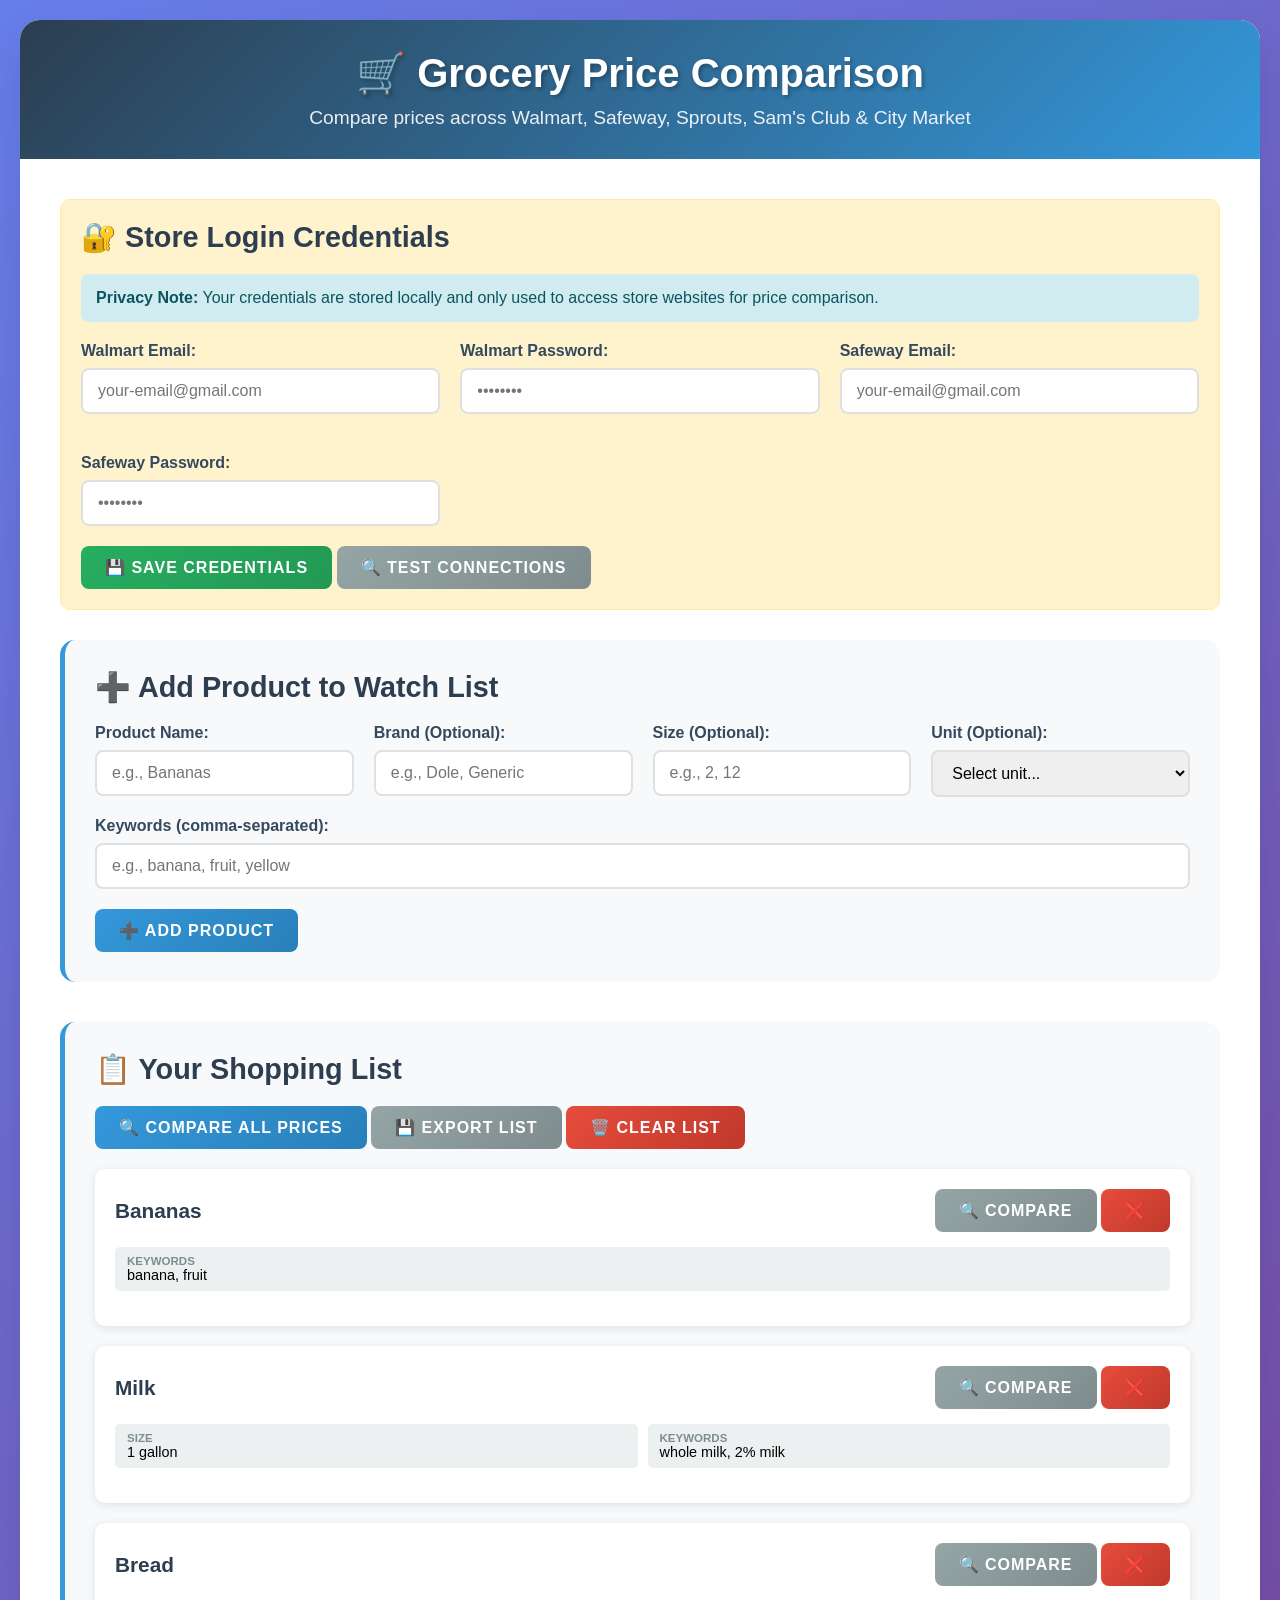
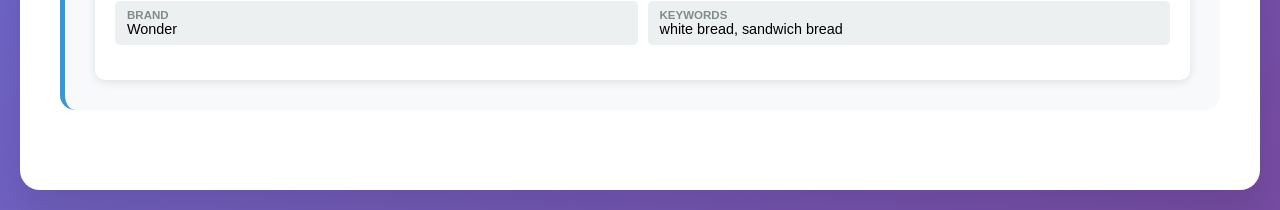
<file: price_dashboard.html>
<!DOCTYPE html>
<html lang="en">
<head>
    <meta charset="UTF-8">
    <meta name="viewport" content="width=device-width, initial-scale=1.0">
    <title>Grocery Price Comparison Dashboard</title>
    <style>
        * {
            margin: 0;
            padding: 0;
            box-sizing: border-box;
        }

        body {
            font-family: 'Segoe UI', Tahoma, Geneva, Verdana, sans-serif;
            background: linear-gradient(135deg, #667eea 0%, #764ba2 100%);
            min-height: 100vh;
            padding: 20px;
        }

        .container {
            max-width: 1400px;
            margin: 0 auto;
            background: white;
            border-radius: 20px;
            box-shadow: 0 20px 40px rgba(0,0,0,0.1);
            overflow: hidden;
        }

        .header {
            background: linear-gradient(135deg, #2c3e50 0%, #3498db 100%);
            color: white;
            padding: 30px;
            text-align: center;
        }

        .header h1 {
            font-size: 2.5em;
            margin-bottom: 10px;
            text-shadow: 2px 2px 4px rgba(0,0,0,0.3);
        }

        .header p {
            opacity: 0.9;
            font-size: 1.2em;
        }

        .main-content {
            padding: 40px;
        }

        .section {
            margin-bottom: 40px;
            background: #f8f9fa;
            border-radius: 15px;
            padding: 30px;
            border-left: 5px solid #3498db;
        }

        .section h2 {
            color: #2c3e50;
            margin-bottom: 20px;
            font-size: 1.8em;
        }

        .form-group {
            margin-bottom: 20px;
        }

        .form-group label {
            display: block;
            margin-bottom: 8px;
            font-weight: 600;
            color: #34495e;
        }

        .form-group input, .form-group select {
            width: 100%;
            padding: 12px 15px;
            border: 2px solid #e0e0e0;
            border-radius: 8px;
            font-size: 16px;
            transition: border-color 0.3s ease;
        }

        .form-group input:focus, .form-group select:focus {
            outline: none;
            border-color: #3498db;
            box-shadow: 0 0 0 3px rgba(52, 152, 219, 0.1);
        }

        .btn {
            background: linear-gradient(135deg, #3498db 0%, #2980b9 100%);
            color: white;
            padding: 12px 24px;
            border: none;
            border-radius: 8px;
            cursor: pointer;
            font-size: 16px;
            font-weight: 600;
            transition: all 0.3s ease;
            text-transform: uppercase;
            letter-spacing: 1px;
        }

        .btn:hover {
            transform: translateY(-2px);
            box-shadow: 0 5px 15px rgba(52, 152, 219, 0.4);
        }

        .btn-secondary {
            background: linear-gradient(135deg, #95a5a6 0%, #7f8c8d 100%);
        }

        .btn-danger {
            background: linear-gradient(135deg, #e74c3c 0%, #c0392b 100%);
        }

        .btn-success {
            background: linear-gradient(135deg, #27ae60 0%, #229954 100%);
        }

        .product-list {
            display: grid;
            gap: 20px;
            margin-top: 20px;
        }

        .product-item {
            background: white;
            padding: 20px;
            border-radius: 10px;
            box-shadow: 0 2px 10px rgba(0,0,0,0.1);
            transition: transform 0.3s ease;
        }

        .product-item:hover {
            transform: translateY(-5px);
            box-shadow: 0 5px 20px rgba(0,0,0,0.15);
        }

        .product-header {
            display: flex;
            justify-content: space-between;
            align-items: center;
            margin-bottom: 15px;
        }

        .product-name {
            font-size: 1.3em;
            font-weight: 700;
            color: #2c3e50;
        }

        .product-details {
            display: grid;
            grid-template-columns: repeat(auto-fit, minmax(150px, 1fr));
            gap: 10px;
            margin-bottom: 15px;
        }

        .detail-item {
            background: #ecf0f1;
            padding: 8px 12px;
            border-radius: 5px;
            font-size: 0.9em;
        }

        .detail-label {
            font-weight: 600;
            color: #7f8c8d;
            text-transform: uppercase;
            font-size: 0.8em;
        }

        .price-results {
            margin-top: 30px;
        }

        .price-grid {
            display: grid;
            grid-template-columns: repeat(auto-fit, minmax(300px, 1fr));
            gap: 20px;
            margin-top: 20px;
        }

        .store-card {
            background: white;
            border-radius: 10px;
            padding: 20px;
            box-shadow: 0 2px 10px rgba(0,0,0,0.1);
            border-top: 4px solid #3498db;
        }

        .store-name {
            font-size: 1.2em;
            font-weight: 700;
            color: #2c3e50;
            margin-bottom: 10px;
        }

        .store-price {
            font-size: 2em;
            font-weight: 700;
            color: #27ae60;
            margin-bottom: 10px;
        }

        .best-deal {
            border-top-color: #f39c12 !important;
            background: linear-gradient(135deg, #fff 0%, #fef9e7 100%);
        }

        .best-deal .store-price {
            color: #f39c12;
        }

        .loading {
            text-align: center;
            padding: 40px;
        }

        .loading-spinner {
            width: 40px;
            height: 40px;
            margin: 0 auto 20px;
            border: 4px solid #f3f3f3;
            border-top: 4px solid #3498db;
            border-radius: 50%;
            animation: spin 1s linear infinite;
        }

        @keyframes spin {
            0% { transform: rotate(0deg); }
            100% { transform: rotate(360deg); }
        }

        .status-indicator {
            display: inline-block;
            width: 10px;
            height: 10px;
            border-radius: 50%;
            margin-right: 8px;
        }

        .status-online { background-color: #27ae60; }
        .status-offline { background-color: #e74c3c; }
        .status-loading { background-color: #f39c12; }

        .credentials-section {
            background: #fff3cd;
            border: 1px solid #ffeaa7;
            border-radius: 10px;
            padding: 20px;
            margin-bottom: 30px;
        }

        .alert {
            padding: 15px;
            border-radius: 8px;
            margin-bottom: 20px;
        }

        .alert-info {
            background-color: #d1ecf1;
            border-color: #bee5eb;
            color: #0c5460;
        }

        .alert-success {
            background-color: #d4edda;
            border-color: #c3e6cb;
            color: #155724;
        }

        .alert-danger {
            background-color: #f8d7da;
            border-color: #f5c6cb;
            color: #721c24;
        }
    </style>
</head>
<body>
    <div class="container">
        <div class="header">
            <h1>🛒 Grocery Price Comparison</h1>
            <p>Compare prices across Walmart, Safeway, Sprouts, Sam's Club & City Market</p>
        </div>

        <div class="main-content">
            <!-- Store Credentials Section -->
            <div class="section credentials-section">
                <h2>🔐 Store Login Credentials</h2>
                <div class="alert alert-info">
                    <strong>Privacy Note:</strong> Your credentials are stored locally and only used to access store websites for price comparison.
                </div>
                
                <div style="display: grid; grid-template-columns: repeat(auto-fit, minmax(300px, 1fr)); gap: 20px;">
                    <div class="form-group">
                        <label>Walmart Email:</label>
                        <input type="email" id="walmart-email" placeholder="your-email@gmail.com">
                    </div>
                    <div class="form-group">
                        <label>Walmart Password:</label>
                        <input type="password" id="walmart-password" placeholder="••••••••">
                    </div>
                    <div class="form-group">
                        <label>Safeway Email:</label>
                        <input type="email" id="safeway-email" placeholder="your-email@gmail.com">
                    </div>
                    <div class="form-group">
                        <label>Safeway Password:</label>
                        <input type="password" id="safeway-password" placeholder="••••••••">
                    </div>
                </div>
                
                <button class="btn btn-success" onclick="saveCredentials()">💾 Save Credentials</button>
                <button class="btn btn-secondary" onclick="testConnections()">🔍 Test Connections</button>
            </div>

            <!-- Add Product Section -->
            <div class="section">
                <h2>➕ Add Product to Watch List</h2>
                <div style="display: grid; grid-template-columns: repeat(auto-fit, minmax(250px, 1fr)); gap: 20px;">
                    <div class="form-group">
                        <label for="product-name">Product Name:</label>
                        <input type="text" id="product-name" placeholder="e.g., Bananas">
                    </div>
                    <div class="form-group">
                        <label for="product-brand">Brand (Optional):</label>
                        <input type="text" id="product-brand" placeholder="e.g., Dole, Generic">
                    </div>
                    <div class="form-group">
                        <label for="product-size">Size (Optional):</label>
                        <input type="text" id="product-size" placeholder="e.g., 2, 12">
                    </div>
                    <div class="form-group">
                        <label for="product-unit">Unit (Optional):</label>
                        <select id="product-unit">
                            <option value="">Select unit...</option>
                            <option value="oz">Ounces (oz)</option>
                            <option value="lb">Pounds (lb)</option>
                            <option value="g">Grams (g)</option>
                            <option value="kg">Kilograms (kg)</option>
                            <option value="ml">Milliliters (ml)</option>
                            <option value="l">Liters (l)</option>
                            <option value="ct">Count (ct)</option>
                            <option value="pack">Pack</option>
                        </select>
                    </div>
                </div>
                <div class="form-group">
                    <label for="product-keywords">Keywords (comma-separated):</label>
                    <input type="text" id="product-keywords" placeholder="e.g., banana, fruit, yellow">
                </div>
                <button class="btn" onclick="addProduct()">➕ Add Product</button>
            </div>

            <!-- Shopping List Section -->
            <div class="section">
                <h2>📋 Your Shopping List</h2>
                <div style="margin-bottom: 20px;">
                    <button class="btn" onclick="compareAllPrices()">🔍 Compare All Prices</button>
                    <button class="btn btn-secondary" onclick="exportList()">💾 Export List</button>
                    <button class="btn btn-danger" onclick="clearList()">🗑️ Clear List</button>
                </div>
                <div id="shopping-list" class="product-list">
                    <!-- Products will be dynamically added here -->
                </div>
            </div>

            <!-- Price Comparison Results -->
            <div class="section" id="results-section" style="display: none;">
                <h2>💰 Price Comparison Results</h2>
                <div id="comparison-results" class="price-results">
                    <!-- Results will be shown here -->
                </div>
            </div>
        </div>
    </div>

    <script>
        // Global variables
        let shoppingList = [];
        let credentials = {};
        let comparisonResults = {};

        // Load data on page load
        window.onload = function() {
            loadShoppingList();
            loadCredentials();
            renderShoppingList();
        };

        // Credential management
        function saveCredentials() {
            credentials = {
                walmart: {
                    email: document.getElementById('walmart-email').value,
                    password: document.getElementById('walmart-password').value
                },
                safeway: {
                    email: document.getElementById('safeway-email').value,
                    password: document.getElementById('safeway-password').value
                }
            };
            
            localStorage.setItem('grocery_credentials', JSON.stringify(credentials));
            showAlert('Credentials saved successfully!', 'success');
        }

        function loadCredentials() {
            const saved = localStorage.getItem('grocery_credentials');
            if (saved) {
                credentials = JSON.parse(saved);
                document.getElementById('walmart-email').value = credentials.walmart?.email || '';
                document.getElementById('walmart-password').value = credentials.walmart?.password || '';
                document.getElementById('safeway-email').value = credentials.safeway?.email || '';
                document.getElementById('safeway-password').value = credentials.safeway?.password || '';
            }
        }

        function testConnections() {
            showAlert('Testing connections... (This is a demo - actual implementation would test real connections)', 'info');
            
            // Simulate connection testing
            setTimeout(() => {
                showAlert('All store connections successful! ✅', 'success');
            }, 2000);
        }

        // Product management
        function addProduct() {
            const name = document.getElementById('product-name').value.trim();
            if (!name) {
                showAlert('Please enter a product name', 'danger');
                return;
            }

            const product = {
                id: Date.now(),
                name: name,
                brand: document.getElementById('product-brand').value.trim(),
                size: document.getElementById('product-size').value.trim(),
                unit: document.getElementById('product-unit').value,
                keywords: document.getElementById('product-keywords').value.trim().split(',').map(k => k.trim()).filter(k => k),
                dateAdded: new Date().toISOString()
            };

            shoppingList.push(product);
            saveShoppingList();
            renderShoppingList();
            clearProductForm();
            showAlert('Product added successfully!', 'success');
        }

        function removeProduct(productId) {
            if (confirm('Are you sure you want to remove this product?')) {
                shoppingList = shoppingList.filter(p => p.id !== productId);
                saveShoppingList();
                renderShoppingList();
                showAlert('Product removed successfully!', 'success');
            }
        }

        function clearProductForm() {
            document.getElementById('product-name').value = '';
            document.getElementById('product-brand').value = '';
            document.getElementById('product-size').value = '';
            document.getElementById('product-unit').value = '';
            document.getElementById('product-keywords').value = '';
        }

        function saveShoppingList() {
            localStorage.setItem('grocery_shopping_list', JSON.stringify(shoppingList));
        }

        function loadShoppingList() {
            const saved = localStorage.getItem('grocery_shopping_list');
            if (saved) {
                shoppingList = JSON.parse(saved);
            } else {
                // Add some default products
                shoppingList = [
                    {
                        id: 1,
                        name: 'Bananas',
                        brand: '',
                        size: '',
                        unit: 'lb',
                        keywords: ['banana', 'fruit'],
                        dateAdded: new Date().toISOString()
                    },
                    {
                        id: 2,
                        name: 'Milk',
                        brand: '',
                        size: '1',
                        unit: 'gallon',
                        keywords: ['whole milk', '2% milk'],
                        dateAdded: new Date().toISOString()
                    },
                    {
                        id: 3,
                        name: 'Bread',
                        brand: 'Wonder',
                        size: '',
                        unit: '',
                        keywords: ['white bread', 'sandwich bread'],
                        dateAdded: new Date().toISOString()
                    }
                ];
            }
        }

        function renderShoppingList() {
            const container = document.getElementById('shopping-list');
            
            if (shoppingList.length === 0) {
                container.innerHTML = '<p style="text-align: center; color: #7f8c8d; font-size: 1.2em;">No products in your list. Add some products above!</p>';
                return;
            }

            container.innerHTML = shoppingList.map(product => `
                <div class="product-item">
                    <div class="product-header">
                        <div class="product-name">${product.name}</div>
                        <div>
                            <button class="btn btn-secondary" onclick="compareProductPrice(${product.id})">🔍 Compare</button>
                            <button class="btn btn-danger" onclick="removeProduct(${product.id})">❌</button>
                        </div>
                    </div>
                    <div class="product-details">
                        ${product.brand ? `<div class="detail-item"><div class="detail-label">Brand</div>${product.brand}</div>` : ''}
                        ${product.size ? `<div class="detail-item"><div class="detail-label">Size</div>${product.size} ${product.unit}</div>` : ''}
                        ${product.keywords.length > 0 ? `<div class="detail-item"><div class="detail-label">Keywords</div>${product.keywords.join(', ')}</div>` : ''}
                    </div>
                </div>
            `).join('');
        }

        // Price comparison functions
        function compareProductPrice(productId) {
            const product = shoppingList.find(p => p.id === productId);
            if (!product) return;

            showAlert('Comparing prices... This may take a few minutes.', 'info');
            
            // Simulate price comparison (in real implementation, this would call the Python backend)
            setTimeout(() => {
                const mockResults = generateMockResults(product);
                displayComparisonResults(product, mockResults);
            }, 3000);
        }

        function compareAllPrices() {
            if (shoppingList.length === 0) {
                showAlert('No products to compare. Add some products first!', 'danger');
                return;
            }

            showAlert('Comparing all products... This may take several minutes.', 'info');
            
            // Simulate comparing all products
            setTimeout(() => {
                const allResults = {};
                shoppingList.forEach(product => {
                    allResults[product.id] = generateMockResults(product);
                });
                displayAllResults(allResults);
            }, 5000);
        }

        function generateMockResults(product) {
            const stores = ['Walmart', 'Safeway', 'Sprouts', 'Sams Club', 'City Market'];
            const results = [];

            stores.forEach(store => {
                // Generate random but realistic prices
                const basePrice = Math.random() * 10 + 2;
                const storeMultiplier = {
                    'Walmart': 0.9,
                    'Safeway': 1.1,
                    'Sprouts': 1.2,
                    'Sams Club': 0.8,
                    'City Market': 1.0
                }[store];

                results.push({
                    store: store,
                    price: (basePrice * storeMultiplier).toFixed(2),
                    product_name: `${product.brand} ${product.name}`.trim(),
                    availability: Math.random() > 0.1, // 90% availability
                    url: `https://${store.toLowerCase().replace(' ', '')}.com/product/example`
                });
            });

            return results.sort((a, b) => parseFloat(a.price) - parseFloat(b.price));
        }

        function displayComparisonResults(product, results) {
            const resultsSection = document.getElementById('results-section');
            const resultsContainer = document.getElementById('comparison-results');
            
            resultsSection.style.display = 'block';
            
            const bestDeal = results[0];
            
            resultsContainer.innerHTML = `
                <div style="margin-bottom: 30px;">
                    <h3 style="color: #2c3e50; margin-bottom: 15px;">Results for: ${product.name}</h3>
                    <div class="alert alert-success">
                        <strong>🏆 Best Deal:</strong> ${bestDeal.store} - $${bestDeal.price}
                    </div>
                </div>
                
                <div class="price-grid">
                    ${results.map((result, index) => `
                        <div class="store-card ${index === 0 ? 'best-deal' : ''}">
                            <div class="store-name">
                                <span class="status-indicator ${result.availability ? 'status-online' : 'status-offline'}"></span>
                                ${result.store}
                                ${index === 0 ? '🏆' : ''}
                            </div>
                            <div class="store-price">$${result.price}</div>
                            <div style="color: #7f8c8d; margin-bottom: 10px;">${result.product_name}</div>
                            <div style="font-size: 0.9em; color: ${result.availability ? '#27ae60' : '#e74c3c'};">
                                ${result.availability ? '✅ In Stock' : '❌ Out of Stock'}
                            </div>
                        </div>
                    `).join('')}
                </div>
            `;
            
            // Scroll to results
            resultsSection.scrollIntoView({ behavior: 'smooth' });
        }

        function displayAllResults(allResults) {
            const resultsSection = document.getElementById('results-section');
            const resultsContainer = document.getElementById('comparison-results');
            
            resultsSection.style.display = 'block';
            
            let totalSavings = 0;
            let html = '<div style="margin-bottom: 30px;"><h3 style="color: #2c3e50;">Complete Shopping List Comparison</h3></div>';
            
            Object.keys(allResults).forEach(productId => {
                const product = shoppingList.find(p => p.id == productId);
                const results = allResults[productId];
                const bestDeal = results[0];
                const avgPrice = results.reduce((sum, r) => sum + parseFloat(r.price), 0) / results.length;
                const savings = (avgPrice - parseFloat(bestDeal.price)).toFixed(2);
                totalSavings += parseFloat(savings);
                
                html += `
                    <div style="margin-bottom: 40px; border-bottom: 2px solid #ecf0f1; padding-bottom: 20px;">
                        <h4 style="color: #2c3e50; margin-bottom: 15px;">${product.name}</h4>
                        <div style="margin-bottom: 15px;">
                            <span style="background: #27ae60; color: white; padding: 4px 8px; border-radius: 4px; font-size: 0.9em;">
                                Best: ${bestDeal.store} - $${bestDeal.price}
                            </span>
                            <span style="background: #f39c12; color: white; padding: 4px 8px; border-radius: 4px; font-size: 0.9em; margin-left: 10px;">
                                Savings: $${savings}
                            </span>
                        </div>
                        <div class="price-grid">
                            ${results.slice(0, 3).map((result, index) => `
                                <div class="store-card ${index === 0 ? 'best-deal' : ''}">
                                    <div class="store-name">${result.store} ${index === 0 ? '🏆' : ''}</div>
                                    <div class="store-price">$${result.price}</div>
                                </div>
                            `).join('')}
                        </div>
                    </div>
                `;
            });
            
            html = `
                <div class="alert alert-success" style="margin-bottom: 30px;">
                    <h3 style="margin: 0;">💰 Total Estimated Savings: $${totalSavings.toFixed(2)}</h3>
                    <p style="margin: 5px 0 0 0;">By shopping at the best stores for each item</p>
                </div>
            ` + html;
            
            resultsContainer.innerHTML = html;
            resultsSection.scrollIntoView({ behavior: 'smooth' });
        }

        // Utility functions
        function clearList() {
            if (confirm('Are you sure you want to clear your entire shopping list?')) {
                shoppingList = [];
                saveShoppingList();
                renderShoppingList();
                document.getElementById('results-section').style.display = 'none';
                showAlert('Shopping list cleared!', 'success');
            }
        }

        function exportList() {
            const dataStr = JSON.stringify(shoppingList, null, 2);
            const dataBlob = new Blob([dataStr], {type: 'application/json'});
            const url = URL.createObjectURL(dataBlob);
            const link = document.createElement('a');
            link.href = url;
            link.download = `shopping-list-${new Date().toISOString().split('T')[0]}.json`;
            link.click();
            showAlert('Shopping list exported!', 'success');
        }

        function showAlert(message, type = 'info') {
            // Remove existing alerts
            const existingAlerts = document.querySelectorAll('.alert-popup');
            existingAlerts.forEach(alert => alert.remove());
            
            const alertDiv = document.createElement('div');
            alertDiv.className = `alert alert-${type} alert-popup`;
            alertDiv.style.cssText = `
                position: fixed;
                top: 20px;
                right: 20px;
                z-index: 1000;
                min-width: 300px;
                max-width: 500px;
                box-shadow: 0 4px 12px rgba(0,0,0,0.15);
                animation: slideIn 0.3s ease;
            `;
            alertDiv.innerHTML = `
                <div style="display: flex; justify-content: space-between; align-items: center;">
                    <span>${message}</span>
                    <button onclick="this.parentElement.parentElement.remove()" style="background: none; border: none; font-size: 20px; cursor: pointer; color: inherit; margin-left: 10px;">&times;</button>
                </div>
            `;
            
            document.body.appendChild(alertDiv);
            
            // Auto remove after 5 seconds
            setTimeout(() => {
                if (alertDiv.parentElement) {
                    alertDiv.remove();
                }
            }, 5000);
        }

        // Add CSS animation for alerts
        const style = document.createElement('style');
        style.textContent = `
            @keyframes slideIn {
                from {
                    transform: translateX(100%);
                    opacity: 0;
                }
                to {
                    transform: translateX(0);
                    opacity: 1;
                }
            }
        `;
        document.head.appendChild(style);
    </script>
</body>
</html>
</file>
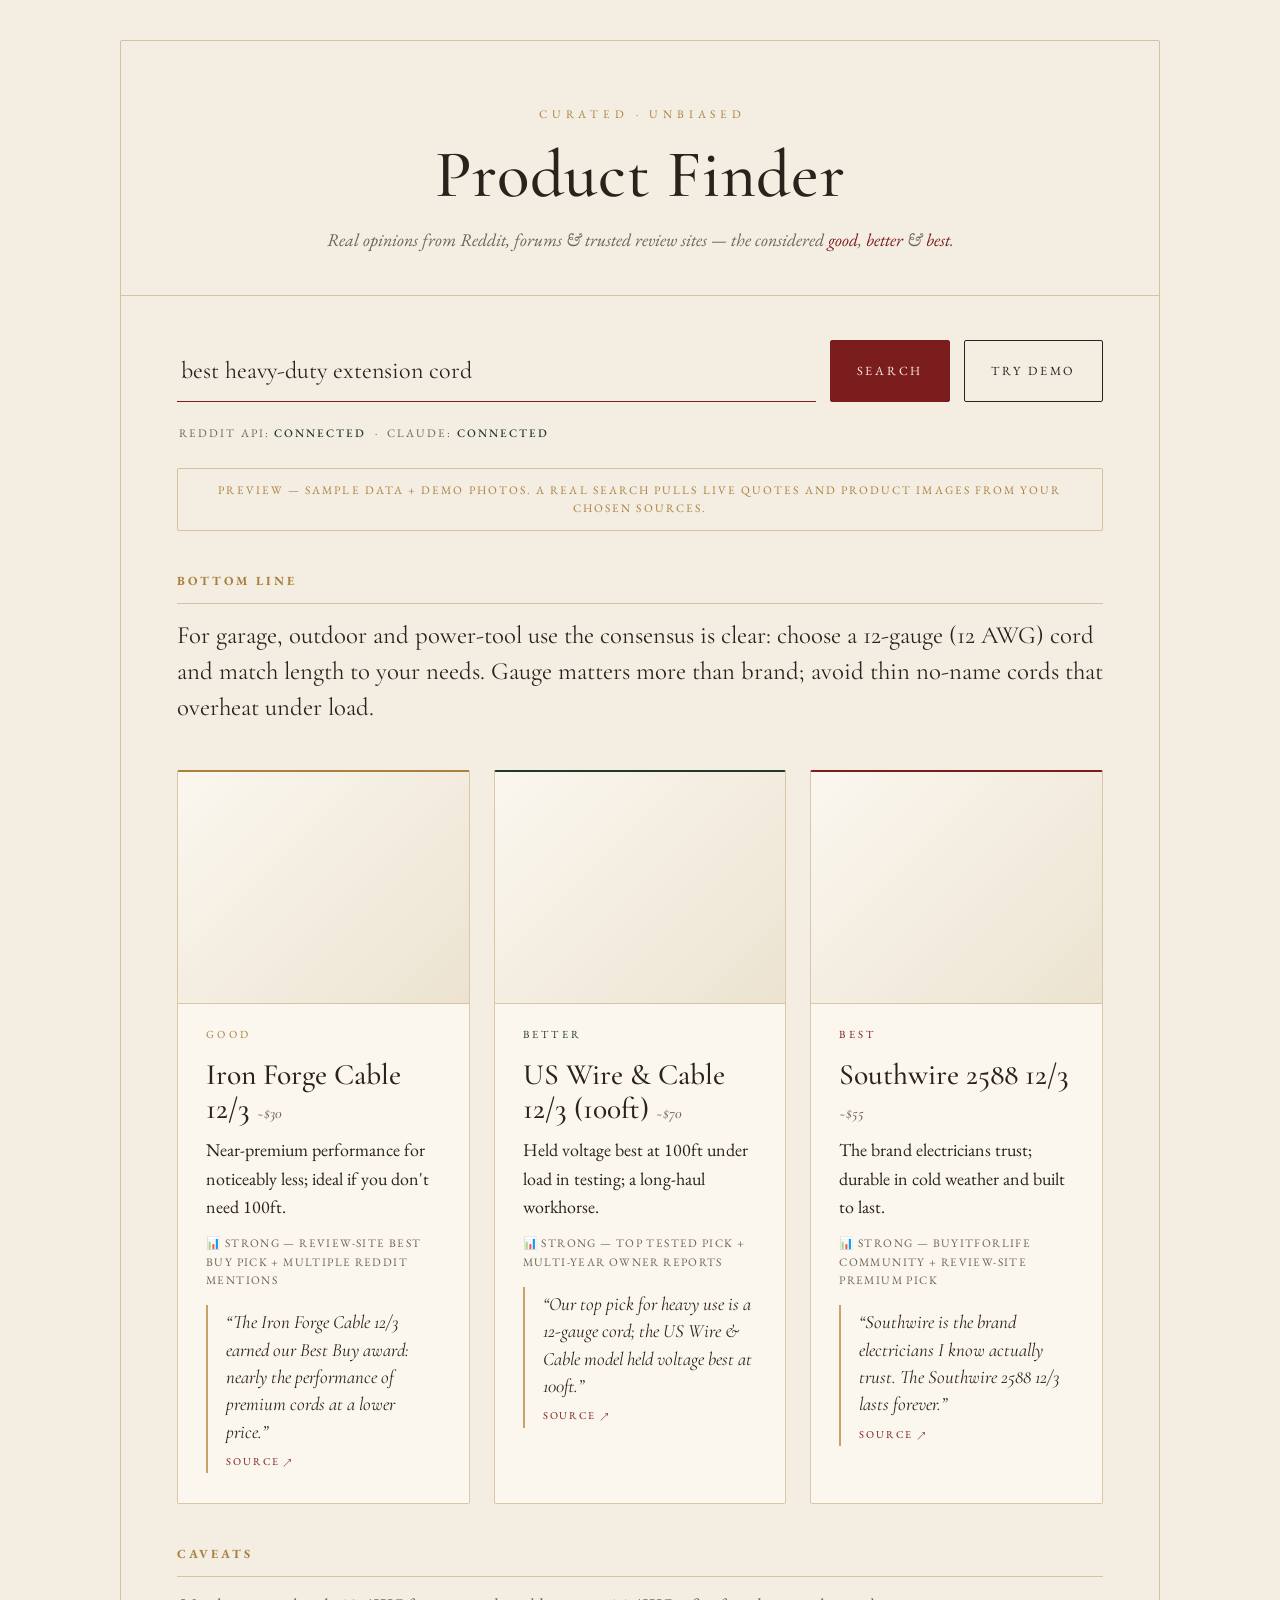
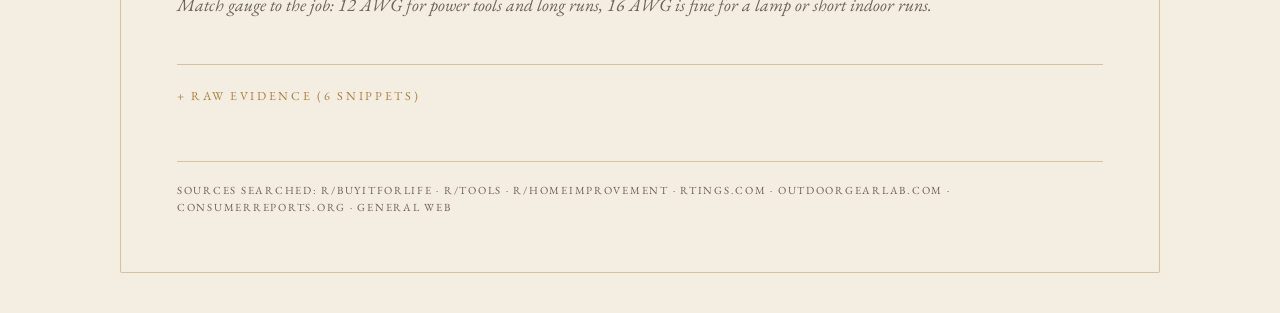
<file: product-finder/demo_preview.html>
<!DOCTYPE html>
<html lang="en">
<head>
  <meta charset="UTF-8">
  <meta name="viewport" content="width=device-width, initial-scale=1.0">
  <title>Product Finder — good / better / best, no hoopla</title>
  <link rel="preconnect" href="https://fonts.googleapis.com">
  <link rel="preconnect" href="https://fonts.gstatic.com" crossorigin>
  <link href="https://fonts.googleapis.com/css2?family=Cormorant+Garamond:ital,wght@0,400;0,500;0,600;1,400;1,500&family=EB+Garamond:ital,wght@0,400;0,500;1,400&display=swap" rel="stylesheet">
  <style>
/* Product Finder — editorial-luxury theme inspired by Gucci Beauty.
   Warm ivory ground, high-contrast serif type, oxblood / bottle-green / antique
   gold jewel tones, hairline gold rules, and a lot of quiet space. */

:root {
  --cream:        #F4EEE2;   /* page ground */
  --cream-panel:  #FBF7EF;   /* cards / raised surfaces */
  --ink:          #2A231C;   /* primary text */
  --muted:        #6E6356;   /* secondary text */
  --oxblood:      #7C1D1D;   /* signature deep red */
  --green:        #213A2C;   /* bottle green */
  --gold:         #A9803F;   /* antique gold */
  --gold-soft:    #C7A36A;
  --line:         rgba(169,128,63,0.40);  /* gold hairline */
  --line-soft:    rgba(42,35,28,0.10);
}

* { margin: 0; padding: 0; box-sizing: border-box; }

body {
  font-family: 'EB Garamond', Georgia, 'Times New Roman', serif;
  background: var(--cream);
  color: var(--ink);
  min-height: 100vh;
  padding: 40px 20px;
  font-size: 18px;
  line-height: 1.6;
  -webkit-font-smoothing: antialiased;
}

.container {
  max-width: 1040px;
  margin: 0 auto;
  background: var(--cream);
  border: 1px solid var(--line);
  border-radius: 2px;
  overflow: hidden;
}

/* ---- Header ---------------------------------------------------------- */
.header {
  text-align: center;
  padding: 64px 30px 40px;
  border-bottom: 1px solid var(--line);
  position: relative;
}
.eyebrow {
  font-family: 'EB Garamond', serif;
  text-transform: uppercase;
  letter-spacing: 0.42em;
  font-size: 0.72rem;
  color: var(--gold);
  margin-bottom: 18px;
  padding-left: 0.42em; /* optical balance for tracking */
}
.header h1 {
  font-family: 'Cormorant Garamond', serif;
  font-weight: 500;
  font-size: 4.2rem;
  line-height: 1.02;
  letter-spacing: 0.01em;
  color: var(--ink);
}
.header p {
  margin-top: 16px;
  font-size: 1.12rem;
  color: var(--muted);
  font-style: italic;
}
.header p em { color: var(--oxblood); font-style: italic; }

.main-content { padding: 44px 56px 56px; }

/* ---- Search ---------------------------------------------------------- */
.searchbar { display: flex; gap: 14px; flex-wrap: wrap; align-items: stretch; }
.searchbar input {
  flex: 1 1 320px;
  padding: 16px 4px;
  font-family: 'Cormorant Garamond', serif;
  font-size: 1.5rem;
  color: var(--ink);
  background: transparent;
  border: none;
  border-bottom: 1px solid var(--ink);
}
.searchbar input::placeholder { color: #b3a899; font-style: italic; }
.searchbar input:focus { outline: none; border-bottom-color: var(--oxblood); }

.searchbar button {
  padding: 12px 26px;
  font-family: 'EB Garamond', serif;
  font-size: 0.78rem;
  text-transform: uppercase;
  letter-spacing: 0.22em;
  color: var(--cream);
  background: var(--oxblood);
  border: 1px solid var(--oxblood);
  border-radius: 2px;
  cursor: pointer;
  transition: background .2s, color .2s;
}
.searchbar button:hover { background: #5f1414; }
.searchbar button.ghost { background: transparent; color: var(--ink); border-color: var(--ink); }
.searchbar button.ghost:hover { background: var(--ink); color: var(--cream); }

.status {
  margin: 22px 2px 0;
  font-size: 0.72rem;
  text-transform: uppercase;
  letter-spacing: 0.18em;
  color: var(--muted);
}
.status .ok  { color: var(--green);   font-weight: 500; }
.status .off { color: var(--gold);    font-weight: 500; }

/* ---- Banners --------------------------------------------------------- */
.error {
  margin-top: 26px; padding: 18px 22px; border-radius: 2px;
  background: #f7ebe7; color: var(--oxblood);
  border: 1px solid rgba(124,29,29,0.3); border-left: 3px solid var(--oxblood);
  font-style: italic;
}
.mock-banner {
  margin-top: 26px; padding: 12px 22px; border-radius: 2px;
  background: transparent; color: var(--gold);
  border: 1px solid var(--line);
  text-transform: uppercase; letter-spacing: 0.18em; font-size: 0.72rem;
  text-align: center;
}
.placeholder { margin-top: 34px; color: var(--muted); font-size: 1.05rem; }
.placeholder code {
  font-family: 'EB Garamond', serif; font-style: italic;
  color: var(--oxblood); background: var(--cream-panel);
  padding: 1px 7px; border: 1px solid var(--line); border-radius: 2px;
}

/* ---- Sections -------------------------------------------------------- */
.section { margin-top: 40px; }
.section h2 {
  font-family: 'EB Garamond', serif;
  text-transform: uppercase; letter-spacing: 0.24em;
  font-size: 0.78rem; color: var(--gold);
  padding-bottom: 12px; margin-bottom: 14px;
  border-bottom: 1px solid var(--line);
}
.section.summary p { font-family: 'Cormorant Garamond', serif; font-size: 1.55rem;
  line-height: 1.45; color: var(--ink); }
.section.caveats p { font-style: italic; color: var(--muted); }

/* ---- Tiers ----------------------------------------------------------- */
.tiers {
  display: grid;
  grid-template-columns: repeat(auto-fit, minmax(280px, 1fr));
  gap: 24px;
  margin-top: 44px;
}
.tier {
  background: var(--cream-panel);
  border: 1px solid var(--line);
  border-top: 2px solid var(--gold);
  border-radius: 2px;
  padding: 30px 28px;
  position: relative;
}
.tier-better { border-top-color: var(--green); }
.tier-best   { border-top-color: var(--oxblood); }

/* Product media: real photo if available, else editorial line-art. */
.tier-media {
  aspect-ratio: 5 / 4;
  margin: -30px -28px 22px;        /* bleed to the card edges (matches padding) */
  background: linear-gradient(135deg, #FBF7EF 0%, #ECE3D1 100%);
  border-bottom: 1px solid var(--line);
  display: flex; align-items: center; justify-content: center;
  overflow: hidden;
}
.tier-media img { width: 100%; height: 100%; object-fit: cover; }
.tier-media .art {
  width: 66%; height: auto;
  fill: none; stroke: currentColor; stroke-width: 2.4;
  stroke-linecap: round; stroke-linejoin: round;
  opacity: 0.85;
}
.tier-good   .tier-media { color: var(--gold); }
.tier-better .tier-media { color: var(--green); }
.tier-best   .tier-media { color: var(--oxblood); }

.tier-label {
  font-family: 'EB Garamond', serif;
  text-transform: uppercase; letter-spacing: 0.3em;
  font-size: 0.68rem; color: var(--gold);
  display: block; margin-bottom: 14px;
}
.tier-better .tier-label { color: var(--green); }
.tier-best   .tier-label { color: var(--oxblood); }

.tier h3 {
  font-family: 'Cormorant Garamond', serif; font-weight: 500;
  font-size: 1.85rem; line-height: 1.15; color: var(--ink); margin-bottom: 10px;
}
.tier .price { font-size: 0.95rem; color: var(--muted); font-style: italic; }
.tier .why { margin-bottom: 12px; color: var(--ink); }
.tier .consensus {
  font-size: 0.72rem; text-transform: uppercase; letter-spacing: 0.12em;
  color: var(--muted); margin-bottom: 16px;
}
.tier blockquote {
  font-family: 'Cormorant Garamond', serif; font-style: italic;
  font-size: 1.18rem; line-height: 1.45; color: var(--ink);
  border-left: 2px solid var(--gold-soft);
  padding: 4px 0 4px 18px; margin-top: 14px;
}
.tier blockquote a {
  display: block; margin-top: 8px;
  font-family: 'EB Garamond', serif; font-style: normal;
  text-transform: uppercase; letter-spacing: 0.18em; font-size: 0.66rem;
  color: var(--oxblood); text-decoration: none;
}
.tier blockquote a:hover { color: var(--gold); }

/* ---- Evidence -------------------------------------------------------- */
.evidence { margin-top: 44px; border-top: 1px solid var(--line); padding-top: 8px; }
.evidence summary {
  cursor: pointer; list-style: none;
  font-family: 'EB Garamond', serif;
  text-transform: uppercase; letter-spacing: 0.22em; font-size: 0.76rem;
  color: var(--gold); padding: 14px 0;
}
.evidence summary::-webkit-details-marker { display: none; }
.evidence summary::before { content: '+ '; }
.evidence[open] summary::before { content: '— '; }

.snippet { padding: 18px 0; border-bottom: 1px solid var(--line-soft); }
.snippet-meta {
  display: flex; gap: 12px; align-items: center; flex-wrap: wrap;
  font-size: 0.7rem; text-transform: uppercase; letter-spacing: 0.12em;
  color: var(--muted); margin-bottom: 8px;
}
.snippet-meta a { color: var(--ink); text-decoration: none; border-bottom: 1px solid var(--line); }
.snippet p { font-size: 1.02rem; color: var(--ink); }
.badge {
  padding: 3px 11px; border-radius: 2px; font-size: 0.62rem;
  letter-spacing: 0.14em; border: 1px solid currentColor;
}
.badge-reddit { color: var(--oxblood); }
.badge-review { color: var(--green); }
.badge-web    { color: var(--gold); }

/* ---- Footer ---------------------------------------------------------- */
.footer {
  margin-top: 40px; padding-top: 20px; border-top: 1px solid var(--line);
  font-size: 0.68rem; text-transform: uppercase; letter-spacing: 0.16em;
  color: var(--muted);
}

/* ---- Responsive ------------------------------------------------------ */
@media (max-width: 600px) {
  body { padding: 16px 8px; font-size: 17px; }
  .header { padding: 44px 20px 30px; }
  .header h1 { font-size: 2.9rem; }
  .eyebrow { letter-spacing: 0.32em; }
  .main-content { padding: 30px 22px 36px; }
  .searchbar input { font-size: 1.3rem; }
}

</style>
</head>
<body>
  <div class="container">
    <div class="header">
      <div class="eyebrow">Curated &middot; Unbiased</div>
      <h1>Product Finder</h1>
      <p>Real opinions from Reddit, forums &amp; trusted review sites — the considered <em>good</em>, <em>better</em> &amp; <em>best</em>.</p>
    </div>

    <div class="main-content">
      <form class="searchbar" action="#" method="post">
        <input type="text" name="query" placeholder="e.g. best heavy-duty extension cord"
               value="best heavy-duty extension cord" autofocus>
        <button type="submit" name="mock" value="0">Search</button>
        <button type="submit" name="mock" value="1" class="ghost" title="No API keys needed — uses bundled sample data to demo the layout">Try demo</button>
      </form>

      <div class="status">
        Reddit API:
        <span class="ok">connected</span>
        &nbsp;·&nbsp; Claude:
        <span class="ok">connected</span>
      </div>

      

      
        <div class="mock-banner">Preview — sample data + demo photos. A real search pulls live quotes and product images from your chosen sources.</div>

        <div class="section summary">
          <h2>Bottom line</h2>
          <p>For garage, outdoor and power-tool use the consensus is clear: choose a 12-gauge (12 AWG) cord and match length to your needs. Gauge matters more than brand; avoid thin no-name cords that overheat under load.</p>
        </div>

        <div class="tiers">
          
            <div class="tier tier-good">
              <div class="tier-media">
                
                  <img src="https://loremflickr.com/600/480/extension,cord,power?lock=11" alt="Iron Forge Cable 12/3" loading="lazy"
                       referrerpolicy="no-referrer" onerror="this.remove()">
                
              </div>
              <div class="tier-label">good</div>
              <h3>Iron Forge Cable 12/3 <span class="price">~$30</span></h3>
              <p class="why">Near-premium performance for noticeably less; ideal if you don't need 100ft.</p>
              <p class="consensus">📊 strong — review-site Best Buy pick + multiple Reddit mentions</p>
              
                <blockquote>“The Iron Forge Cable 12/3 earned our Best Buy award: nearly the performance of premium cords at a lower price.”
                  <a href="https://www.outdoorgearlab.com/example/extension-cords" target="_blank" rel="noopener">source ↗</a>
                </blockquote>
              
            </div>
          
            <div class="tier tier-better">
              <div class="tier-media">
                
                  <img src="https://loremflickr.com/600/480/extension,cord,power?lock=22" alt="US Wire & Cable 12/3 (100ft)" loading="lazy"
                       referrerpolicy="no-referrer" onerror="this.remove()">
                
              </div>
              <div class="tier-label">better</div>
              <h3>US Wire & Cable 12/3 (100ft) <span class="price">~$70</span></h3>
              <p class="why">Held voltage best at 100ft under load in testing; a long-haul workhorse.</p>
              <p class="consensus">📊 strong — top tested pick + multi-year owner reports</p>
              
                <blockquote>“Our top pick for heavy use is a 12-gauge cord; the US Wire & Cable model held voltage best at 100ft.”
                  <a href="https://www.rtings.com/example/best-extension-cords" target="_blank" rel="noopener">source ↗</a>
                </blockquote>
              
            </div>
          
            <div class="tier tier-best">
              <div class="tier-media">
                
                  <img src="https://loremflickr.com/600/480/extension,cord,power?lock=33" alt="Southwire 2588 12/3" loading="lazy"
                       referrerpolicy="no-referrer" onerror="this.remove()">
                
              </div>
              <div class="tier-label">best</div>
              <h3>Southwire 2588 12/3 <span class="price">~$55</span></h3>
              <p class="why">The brand electricians trust; durable in cold weather and built to last.</p>
              <p class="consensus">📊 strong — BuyItForLife community + review-site premium pick</p>
              
                <blockquote>“Southwire is the brand electricians I know actually trust. The Southwire 2588 12/3 lasts forever.”
                  <a href="https://www.reddit.com/r/BuyItForLife/comments/example2" target="_blank" rel="noopener">source ↗</a>
                </blockquote>
              
            </div>
          
        </div>

        
          <div class="section caveats"><h2>Caveats</h2><p>Match gauge to the job: 12 AWG for power tools and long runs, 16 AWG is fine for a lamp or short indoor runs.</p></div>
        

        <details class="evidence">
          <summary>Raw evidence (6 snippets)</summary>
          
            <div class="snippet">
              <div class="snippet-meta">
                <span class="badge badge-reddit">reddit</span>
                <span>r/Tools</span>
                <span>▲ 412</span>
                <a href="https://www.reddit.com/r/Tools/comments/example1" target="_blank" rel="noopener">Best heavy-duty extension cord for a garage?</a>
              </div>
              <p>For anything in a garage or outdoors I just buy a 12-gauge (12 AWG) cord and never look back. The US Wire & Cable 100ft 12/3 has been bulletproof for me for 6 years of running a compressor and table saw.</p>
            </div>
          
            <div class="snippet">
              <div class="snippet-meta">
                <span class="badge badge-reddit">reddit</span>
                <span>r/Tools</span>
                <span>▲ 287</span>
                <a href="https://www.reddit.com/r/Tools/comments/example1" target="_blank" rel="noopener">comment on: Best heavy-duty extension cord for a garage?</a>
              </div>
              <p>Gauge matters more than brand. 16ga is fine for a lamp, but for power tools get 12ga. Cheap thin cords from big-box stores overheat. The Iron Forge 12/3 is a great budget option if you don't need 100ft.</p>
            </div>
          
            <div class="snippet">
              <div class="snippet-meta">
                <span class="badge badge-reddit">reddit</span>
                <span>r/BuyItForLife</span>
                <span>▲ 153</span>
                <a href="https://www.reddit.com/r/BuyItForLife/comments/example2" target="_blank" rel="noopener">BIFL extension cords?</a>
              </div>
              <p>Southwire is the brand electricians I know actually trust. The Southwire 2588 12/3 lasts forever. Avoid no-name Amazon cords, the copper is often undersized vs the label.</p>
            </div>
          
            <div class="snippet">
              <div class="snippet-meta">
                <span class="badge badge-review">review</span>
                <span>rtings.com</span>
                
                <a href="https://www.rtings.com/example/best-extension-cords" target="_blank" rel="noopener">The Best Extension Cords for Around the House and Yard</a>
              </div>
              <p>After testing for voltage drop under load, our top pick for heavy use is a 12-gauge cord; the US Wire & Cable model held voltage best at 100ft. For light indoor use a 16-gauge is adequate and far cheaper.</p>
            </div>
          
            <div class="snippet">
              <div class="snippet-meta">
                <span class="badge badge-review">review</span>
                <span>outdoorgearlab.com</span>
                
                <a href="https://www.outdoorgearlab.com/example/extension-cords" target="_blank" rel="noopener">Best Extension Cords of 2026, Tested</a>
              </div>
              <p>The Iron Forge Cable 12/3 earned our Best Buy award: nearly the performance of premium cords at a lower price. Premium pick remains Southwire for durability in cold weather.</p>
            </div>
          
            <div class="snippet">
              <div class="snippet-meta">
                <span class="badge badge-web">web</span>
                <span>web</span>
                
                <a href="https://example-forum.com/thread/gauge" target="_blank" rel="noopener">Extension cord gauge explained</a>
              </div>
              <p>Rule of thumb: shorter + thicker = less voltage drop. For 100ft of power tools use 10 or 12 AWG. 14-16 AWG only for short runs of low-draw devices.</p>
            </div>
          
        </details>

        <div class="footer">Sources searched: r/BuyItForLife · r/Tools · r/HomeImprovement · rtings.com · outdoorgearlab.com · consumerreports.org · general web</div>
      
    </div>
  </div>
</body>
</html>
</file>
